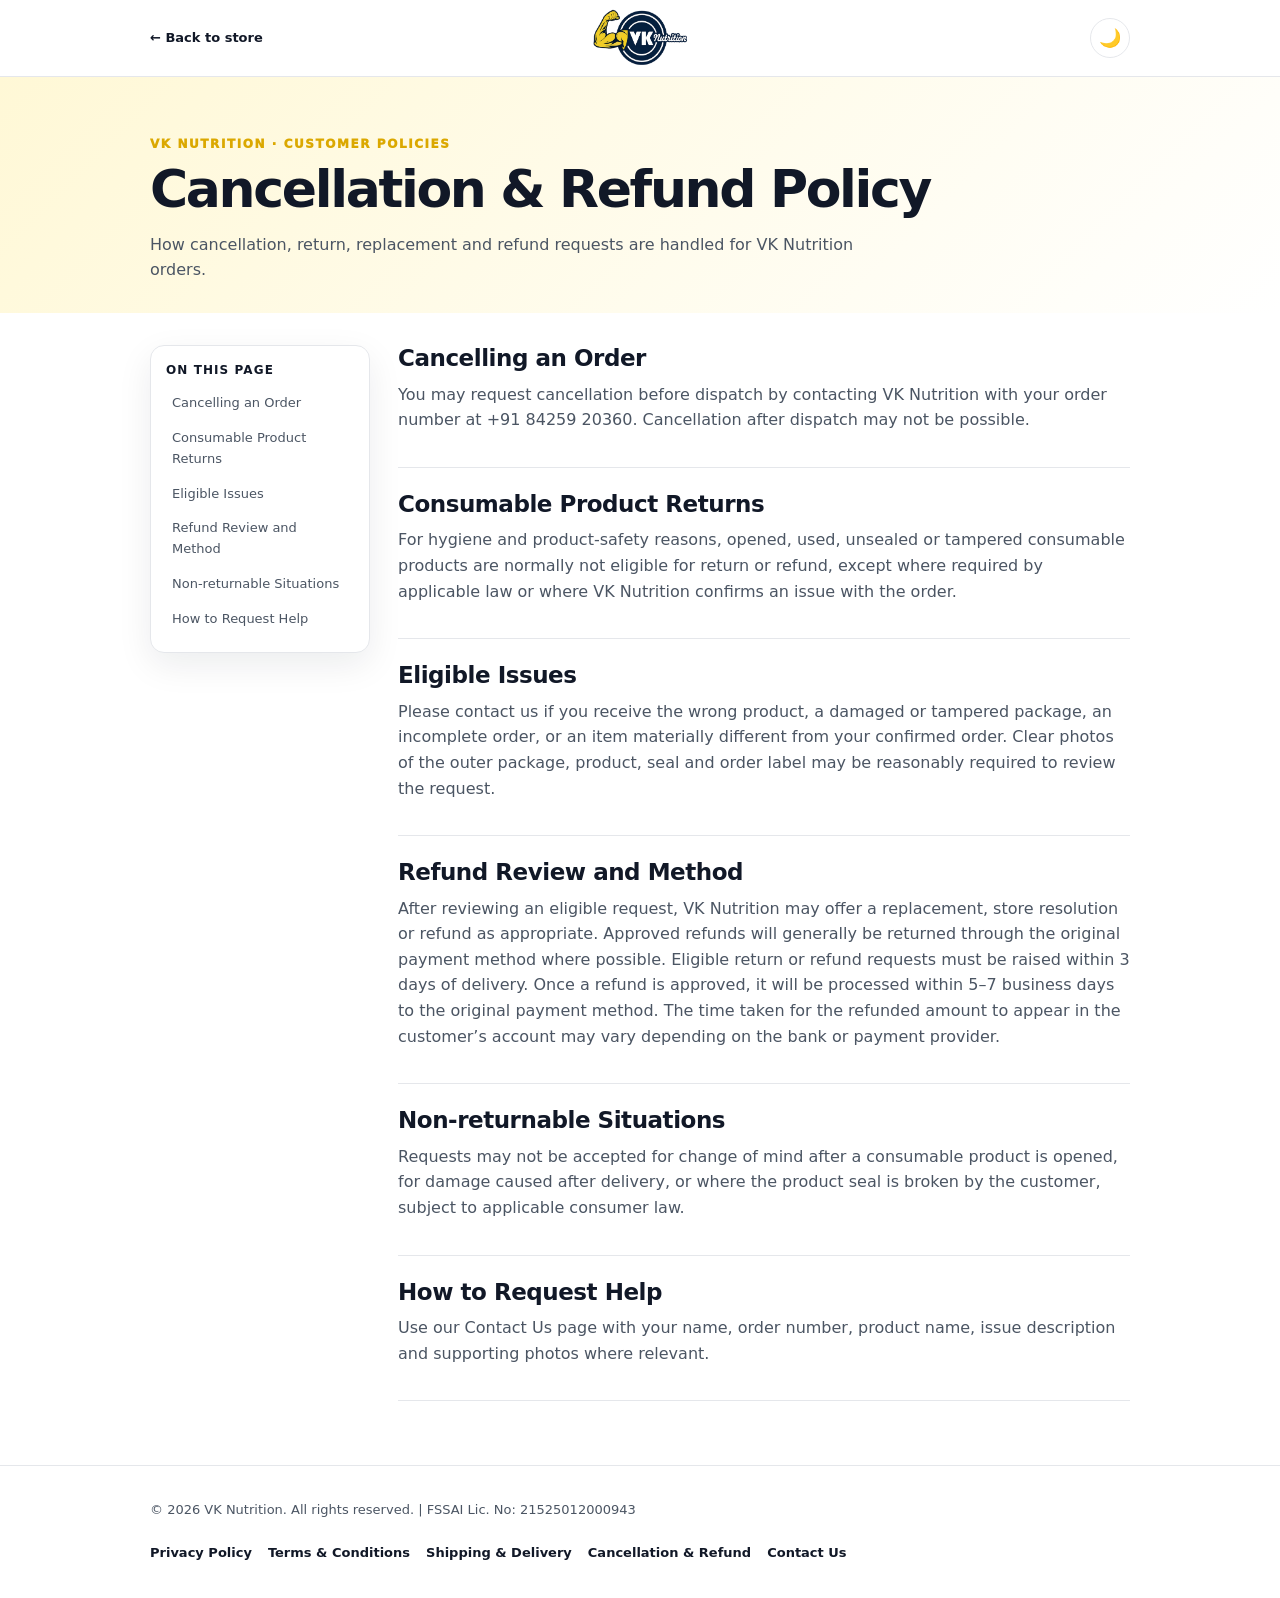
<file: cancellation-refund-policy/index.html>
<!doctype html><html lang="en"><head><meta charset="utf-8"><meta name="viewport" content="width=device-width,initial-scale=1"><meta name="description" content="VK Nutrition Cancellation and Refund Policy"><title>Cancellation &amp; Refund Policy | VK Nutrition</title><script>(()=>{document.documentElement.dataset.theme=localStorage.getItem('vk-theme')||'light'})()</script><link rel="stylesheet" href="../policy.css?v=20260825"></head><body data-policy="refunds"><header class="policy-header"><nav class="policy-container policy-nav"><a class="policy-back" href="../">← Back to store</a><a class="policy-logo" href="../" aria-label="VK Nutrition home"><img src="../vk_logo_2-removebg-preview.png" alt="VK Nutrition"></a><button id="policyTheme" class="theme-toggle" type="button" aria-label="Switch theme"></button></nav></header><main><section class="policy-hero"><div class="policy-container"><p class="policy-kicker">VK Nutrition · Customer Policies</p><h1 id="policyTitle" class="policy-title"></h1><p id="policyIntro" class="policy-intro"></p></div></section><div id="policyMain" class="policy-container policy-layout"></div></main><footer class="policy-footer"><div class="policy-container policy-footer-grid"><p>© 2026 VK Nutrition. All rights reserved. | FSSAI Lic. No: 21525012000943</p><nav class="policy-links"><a href="../privacy-policy/">Privacy Policy</a><a href="../terms-and-conditions/">Terms &amp; Conditions</a><a href="../shipping-delivery-policy/">Shipping &amp; Delivery</a><a href="../cancellation-refund-policy/">Cancellation &amp; Refund</a><a href="../contact-us/">Contact Us</a></nav></div></footer><script src="../policy-page.js?v=20260835"></script></body></html>
</file>
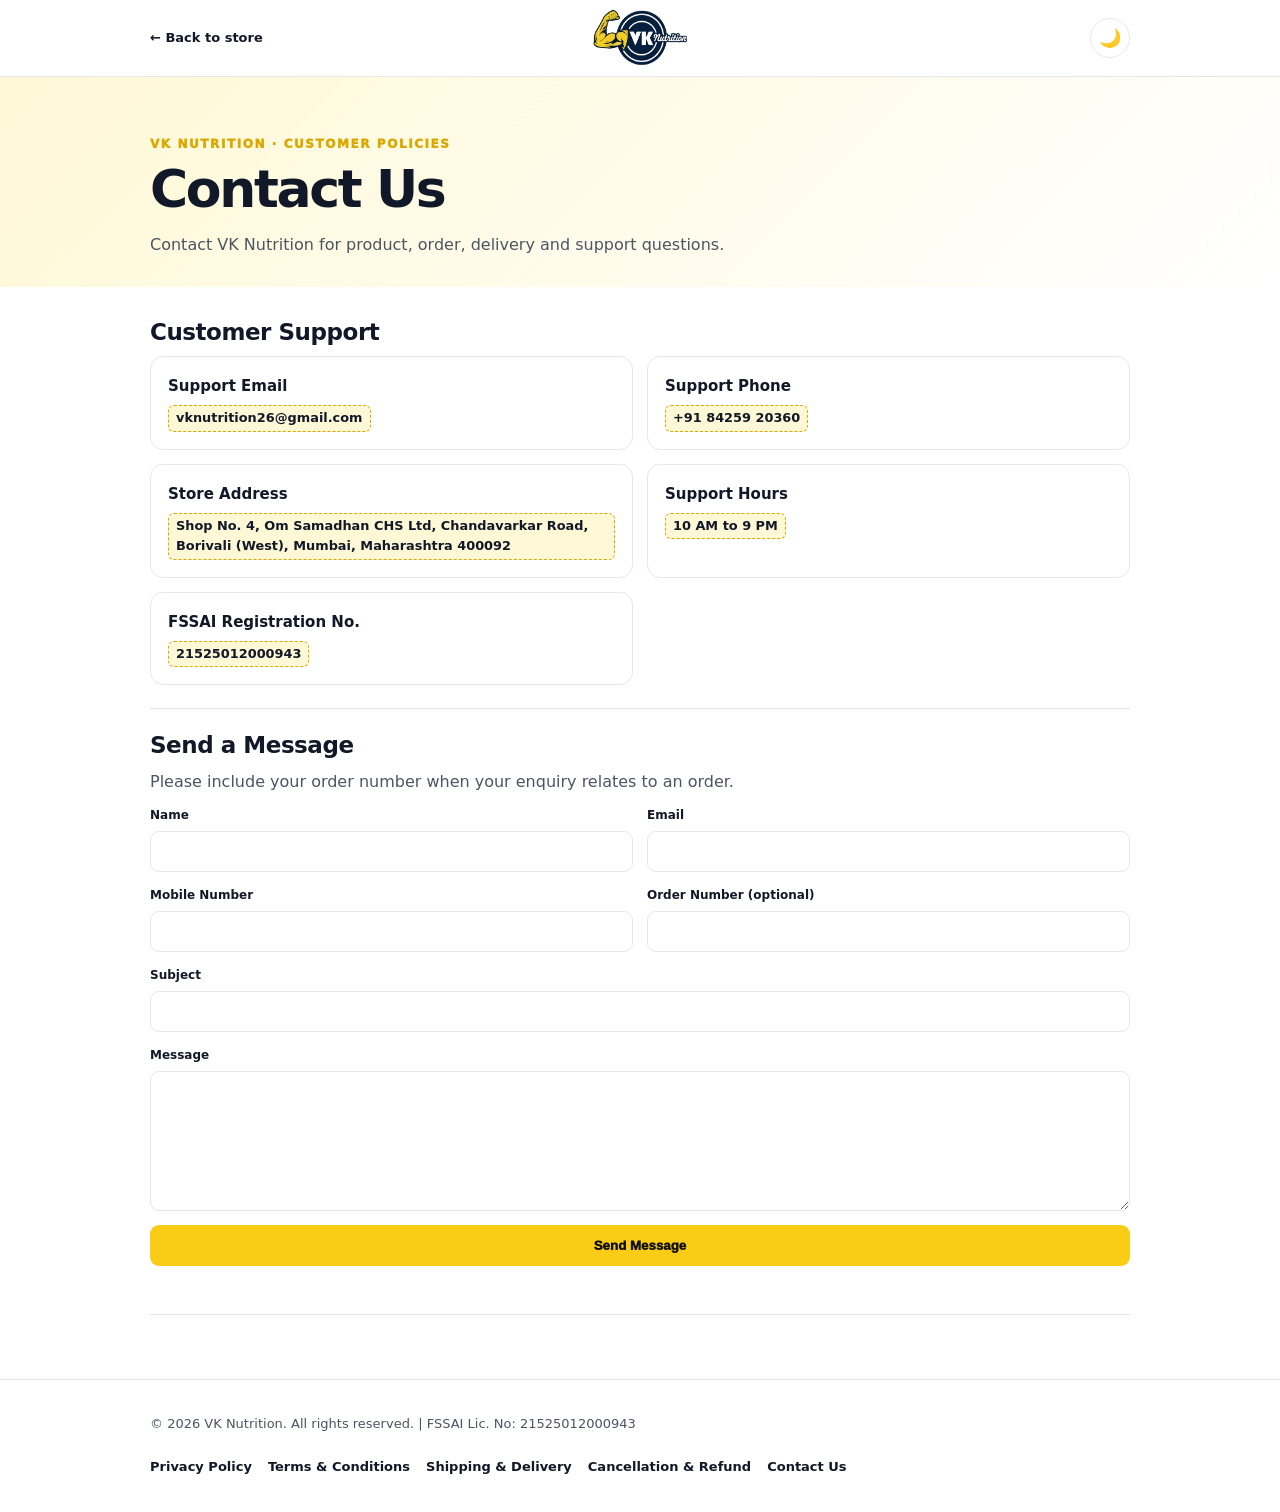
<file: contact-us/index.html>
<!doctype html><html lang="en"><head><meta charset="utf-8"><meta name="viewport" content="width=device-width,initial-scale=1"><meta name="description" content="Contact VK Nutrition"><title>Contact Us | VK Nutrition</title><script>(()=>{document.documentElement.dataset.theme=localStorage.getItem('vk-theme')||'light'})()</script><link rel="stylesheet" href="../policy.css?v=20260825"></head><body data-policy="contact"><header class="policy-header"><nav class="policy-container policy-nav"><a class="policy-back" href="../">← Back to store</a><a class="policy-logo" href="../" aria-label="VK Nutrition home"><img src="../vk_logo_2-removebg-preview.png" alt="VK Nutrition"></a><button id="policyTheme" class="theme-toggle" type="button" aria-label="Switch theme"></button></nav></header><main><section class="policy-hero"><div class="policy-container"><p class="policy-kicker">VK Nutrition · Customer Policies</p><h1 id="policyTitle" class="policy-title"></h1><p id="policyIntro" class="policy-intro"></p></div></section><div id="policyMain" class="policy-container policy-layout"></div></main><footer class="policy-footer"><div class="policy-container policy-footer-grid"><p>© 2026 VK Nutrition. All rights reserved. | FSSAI Lic. No: 21525012000943</p><nav class="policy-links"><a href="../privacy-policy/">Privacy Policy</a><a href="../terms-and-conditions/">Terms &amp; Conditions</a><a href="../shipping-delivery-policy/">Shipping &amp; Delivery</a><a href="../cancellation-refund-policy/">Cancellation &amp; Refund</a><a href="../contact-us/">Contact Us</a></nav></div></footer><script src="../policy-page.js?v=20260837"></script></body></html>
</file>
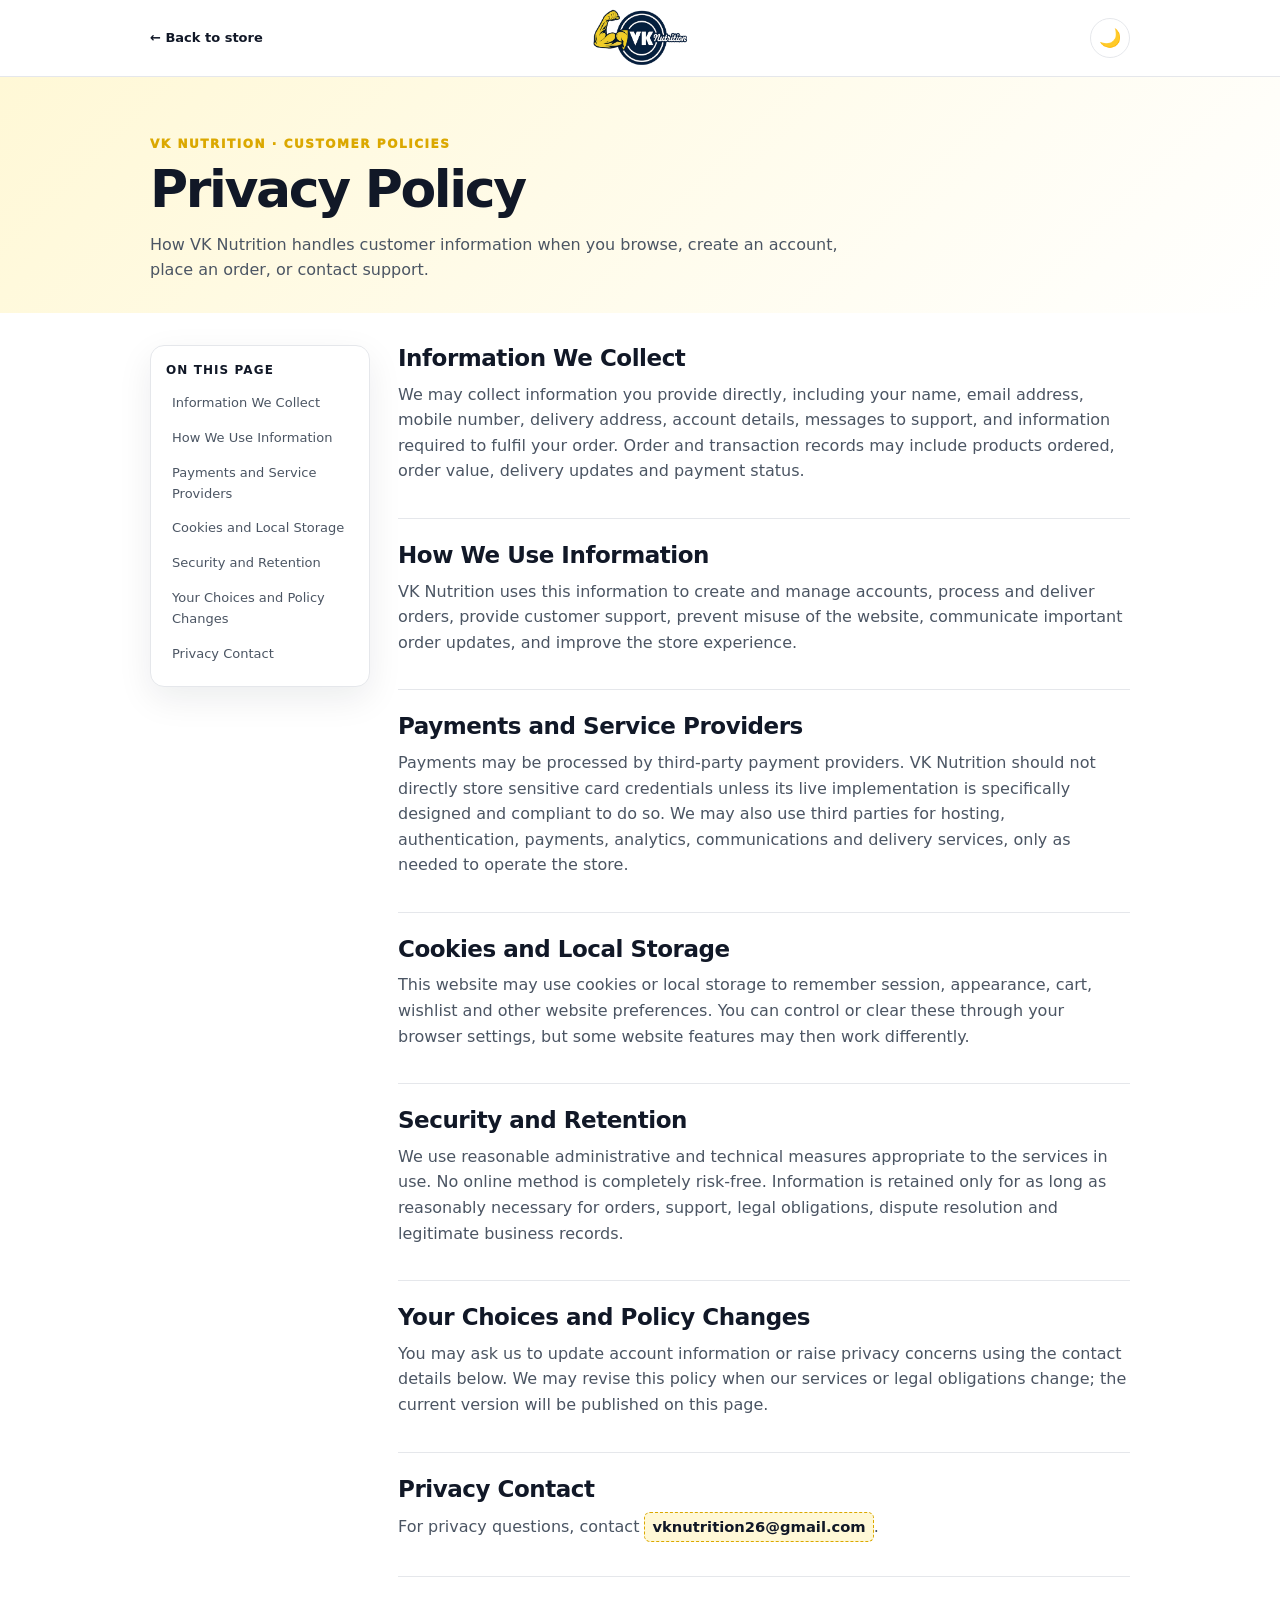
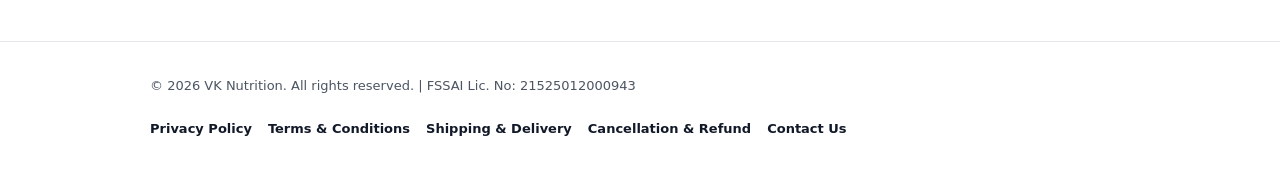
<file: privacy-policy/index.html>
<!doctype html><html lang="en"><head><meta charset="utf-8"><meta name="viewport" content="width=device-width,initial-scale=1"><meta name="description" content="VK Nutrition Privacy Policy"><title>Privacy Policy | VK Nutrition</title><script>(()=>{document.documentElement.dataset.theme=localStorage.getItem('vk-theme')||'light'})()</script><link rel="stylesheet" href="../policy.css?v=20260825"></head><body data-policy="privacy"><header class="policy-header"><nav class="policy-container policy-nav"><a class="policy-back" href="../">← Back to store</a><a class="policy-logo" href="../" aria-label="VK Nutrition home"><img src="../vk_logo_2-removebg-preview.png" alt="VK Nutrition"></a><button id="policyTheme" class="theme-toggle" type="button" aria-label="Switch theme"></button></nav></header><main><section class="policy-hero"><div class="policy-container"><p class="policy-kicker">VK Nutrition · Customer Policies</p><h1 id="policyTitle" class="policy-title"></h1><p id="policyIntro" class="policy-intro"></p></div></section><div id="policyMain" class="policy-container policy-layout"></div></main><footer class="policy-footer"><div class="policy-container policy-footer-grid"><p>© 2026 VK Nutrition. All rights reserved. | FSSAI Lic. No: 21525012000943</p><nav class="policy-links"><a href="../privacy-policy/">Privacy Policy</a><a href="../terms-and-conditions/">Terms &amp; Conditions</a><a href="../shipping-delivery-policy/">Shipping &amp; Delivery</a><a href="../cancellation-refund-policy/">Cancellation &amp; Refund</a><a href="../contact-us/">Contact Us</a></nav></div></footer><script src="../policy-page.js?v=20260827"></script></body></html>
</file>
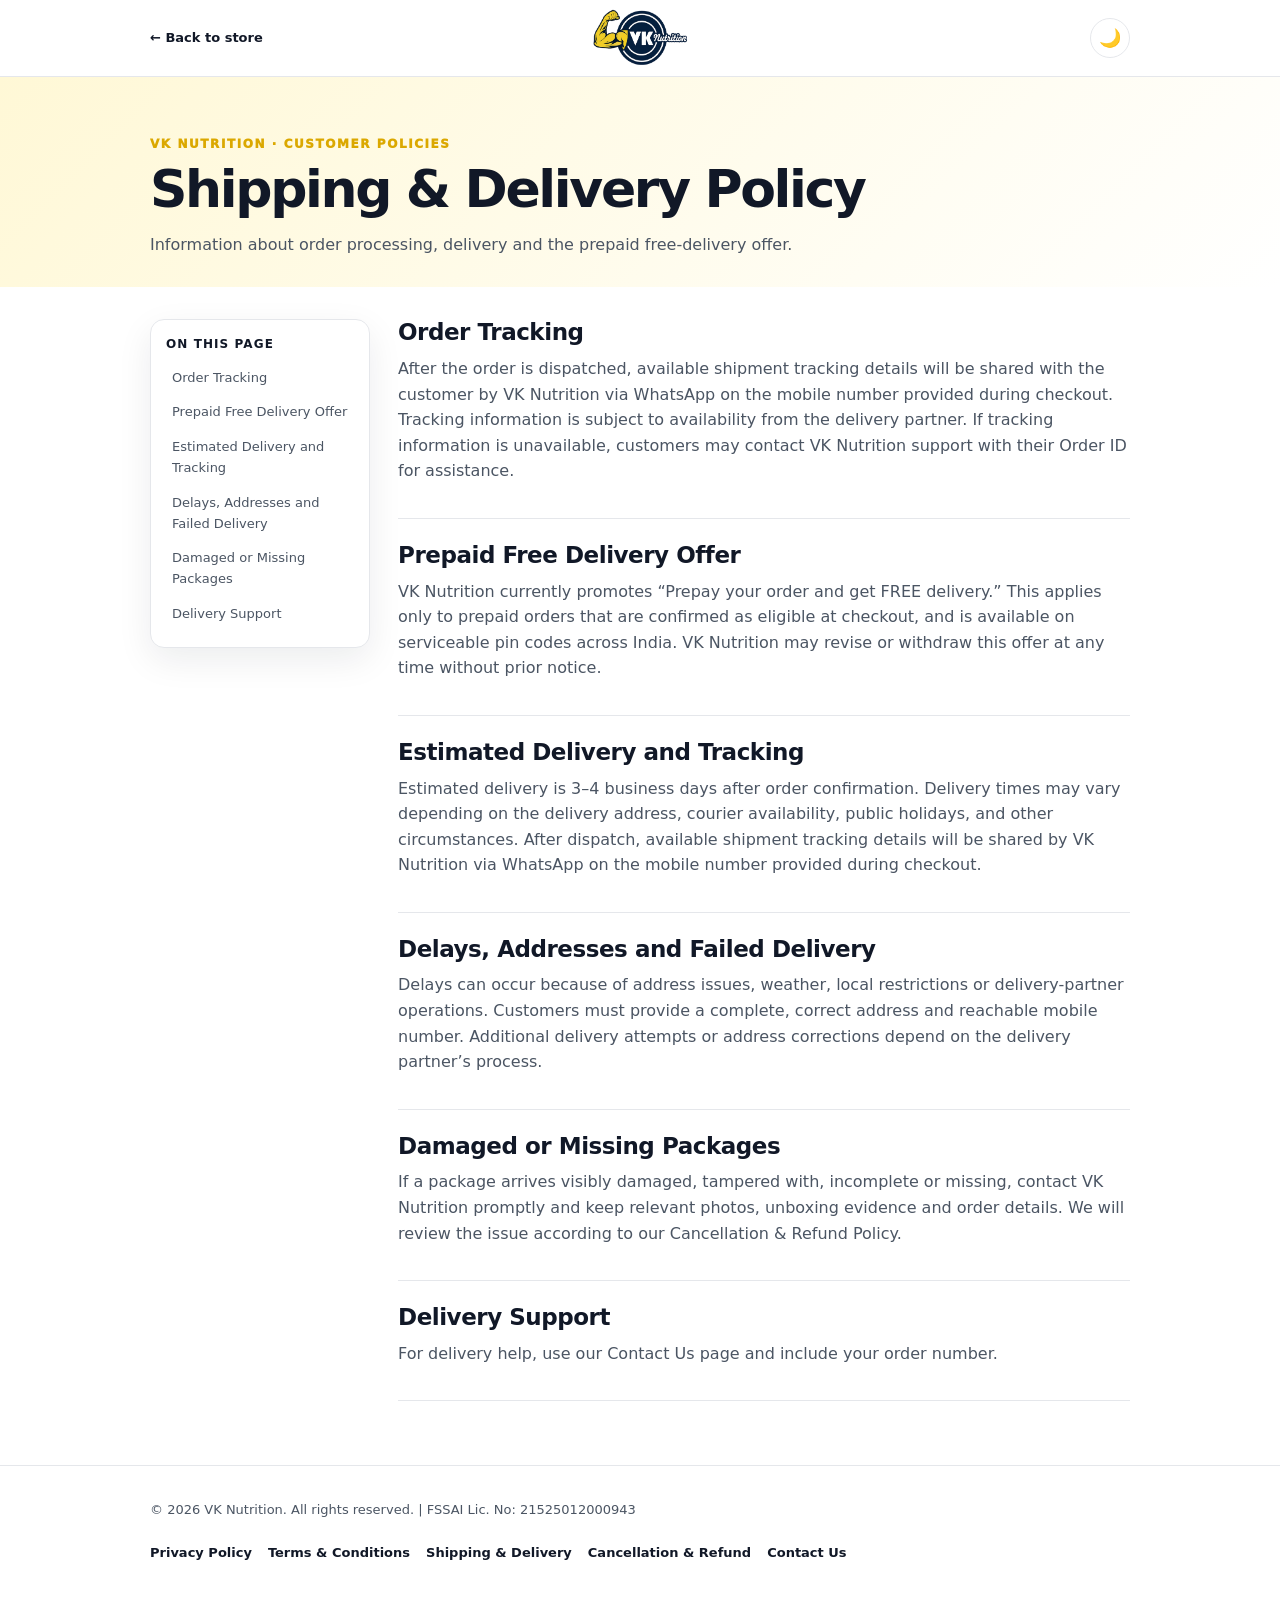
<file: shipping-delivery-policy/index.html>
<!doctype html><html lang="en"><head><meta charset="utf-8"><meta name="viewport" content="width=device-width,initial-scale=1"><meta name="description" content="VK Nutrition Shipping and Delivery Policy"><title>Shipping &amp; Delivery Policy | VK Nutrition</title><script>(()=>{document.documentElement.dataset.theme=localStorage.getItem('vk-theme')||'light'})()</script><link rel="stylesheet" href="../policy.css?v=20260825"></head><body data-policy="shipping"><header class="policy-header"><nav class="policy-container policy-nav"><a class="policy-back" href="../">← Back to store</a><a class="policy-logo" href="../" aria-label="VK Nutrition home"><img src="../vk_logo_2-removebg-preview.png" alt="VK Nutrition"></a><button id="policyTheme" class="theme-toggle" type="button" aria-label="Switch theme"></button></nav></header><main><section class="policy-hero"><div class="policy-container"><p class="policy-kicker">VK Nutrition · Customer Policies</p><h1 id="policyTitle" class="policy-title"></h1><p id="policyIntro" class="policy-intro"></p></div></section><div id="policyMain" class="policy-container policy-layout"></div></main><footer class="policy-footer"><div class="policy-container policy-footer-grid"><p>© 2026 VK Nutrition. All rights reserved. | FSSAI Lic. No: 21525012000943</p><nav class="policy-links"><a href="../privacy-policy/">Privacy Policy</a><a href="../terms-and-conditions/">Terms &amp; Conditions</a><a href="../shipping-delivery-policy/">Shipping &amp; Delivery</a><a href="../cancellation-refund-policy/">Cancellation &amp; Refund</a><a href="../contact-us/">Contact Us</a></nav></div></footer><script src="../policy-page.js?v=20260834"></script></script></body></html>
</file>
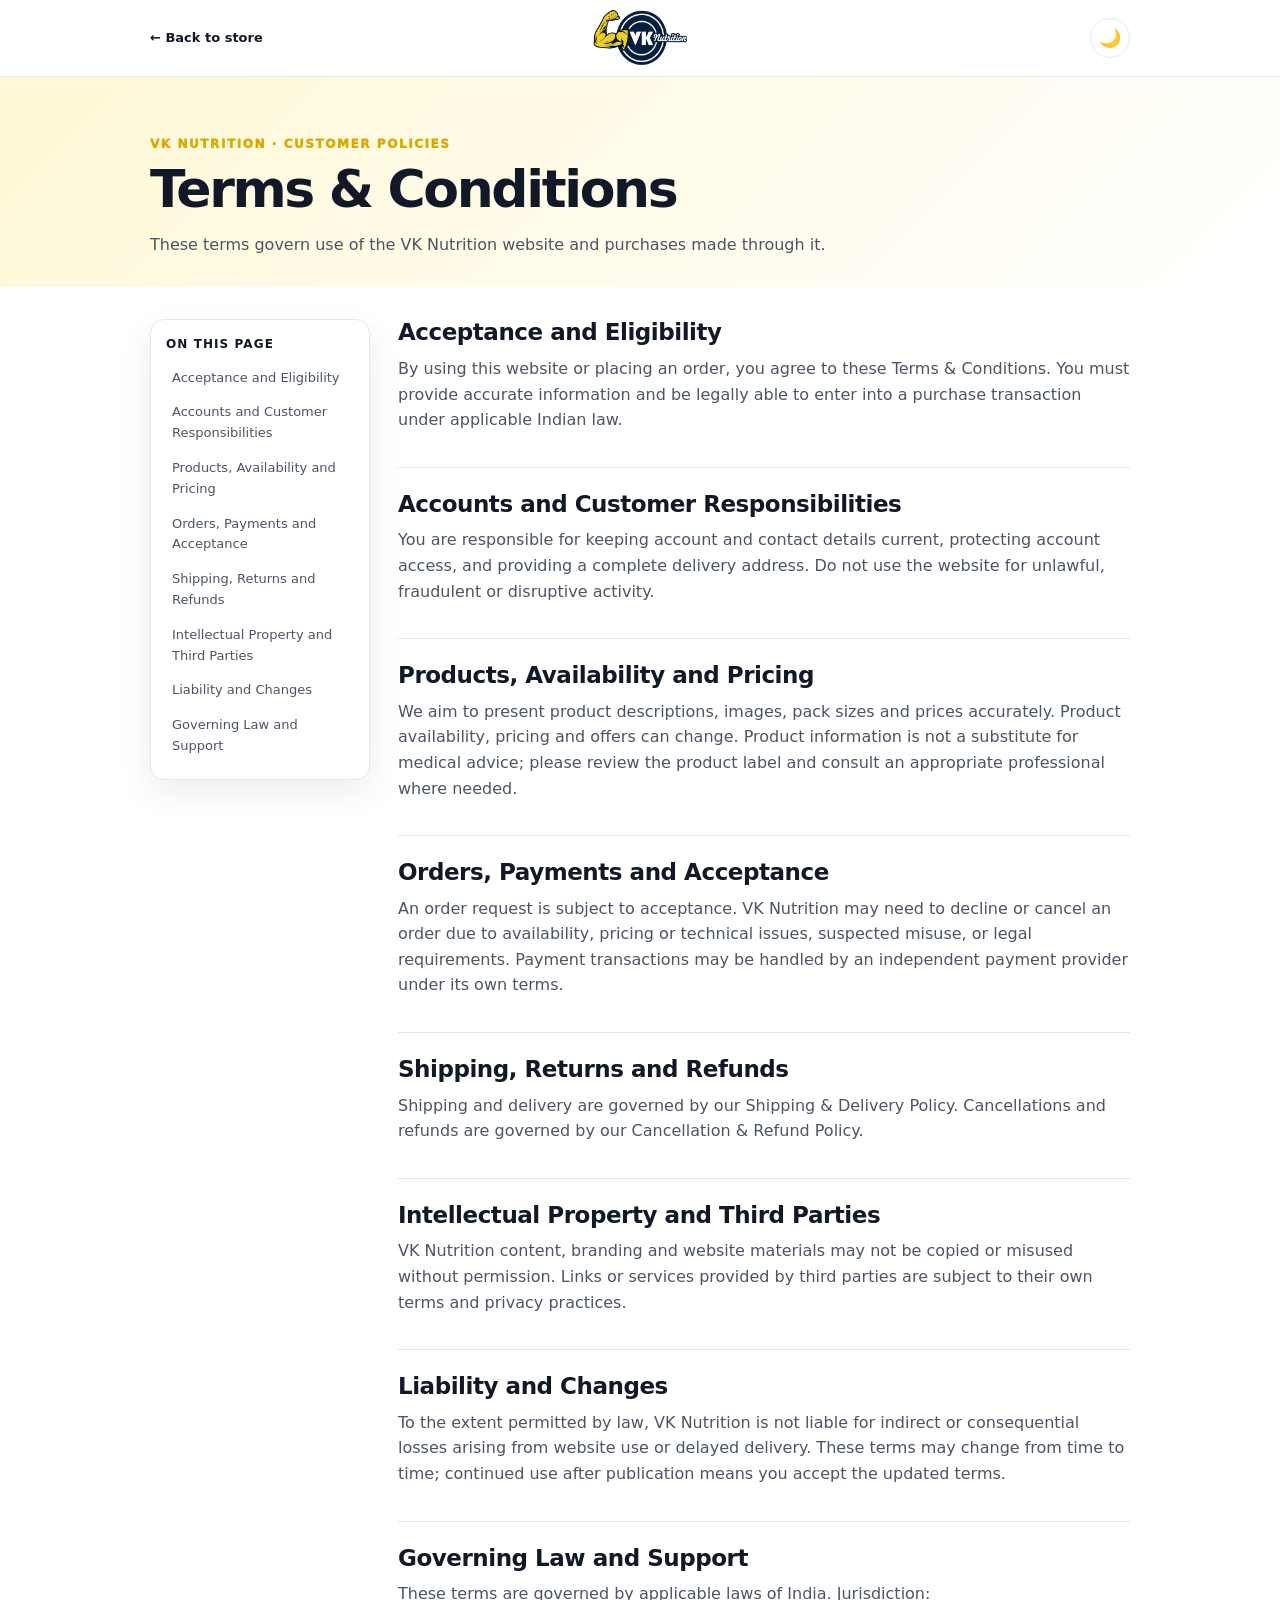
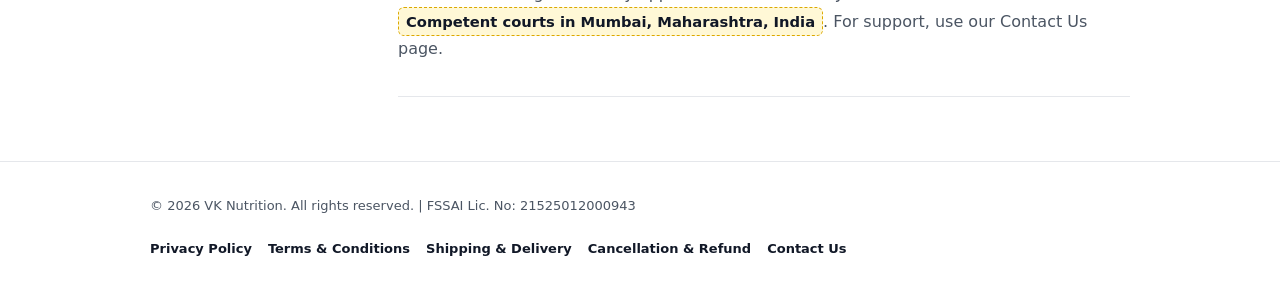
<file: terms-and-conditions/index.html>
<!doctype html><html lang="en"><head><meta charset="utf-8"><meta name="viewport" content="width=device-width,initial-scale=1"><meta name="description" content="VK Nutrition Terms and Conditions"><title>Terms &amp; Conditions | VK Nutrition</title><script>(()=>{document.documentElement.dataset.theme=localStorage.getItem('vk-theme')||'light'})()</script><link rel="stylesheet" href="../policy.css?v=20260825"></head><body data-policy="terms"><header class="policy-header"><nav class="policy-container policy-nav"><a class="policy-back" href="../">← Back to store</a><a class="policy-logo" href="../" aria-label="VK Nutrition home"><img src="../vk_logo_2-removebg-preview.png" alt="VK Nutrition"></a><button id="policyTheme" class="theme-toggle" type="button" aria-label="Switch theme"></button></nav></header><main><section class="policy-hero"><div class="policy-container"><p class="policy-kicker">VK Nutrition · Customer Policies</p><h1 id="policyTitle" class="policy-title"></h1><p id="policyIntro" class="policy-intro"></p></div></section><div id="policyMain" class="policy-container policy-layout"></div></main><footer class="policy-footer"><div class="policy-container policy-footer-grid"><p>© 2026 VK Nutrition. All rights reserved. | FSSAI Lic. No: 21525012000943</p><nav class="policy-links"><a href="../privacy-policy/">Privacy Policy</a><a href="../terms-and-conditions/">Terms &amp; Conditions</a><a href="../shipping-delivery-policy/">Shipping &amp; Delivery</a><a href="../cancellation-refund-policy/">Cancellation &amp; Refund</a><a href="../contact-us/">Contact Us</a></nav></div></footer><script src="../policy-page.js?v=20260826"></script></body></html>
</file>
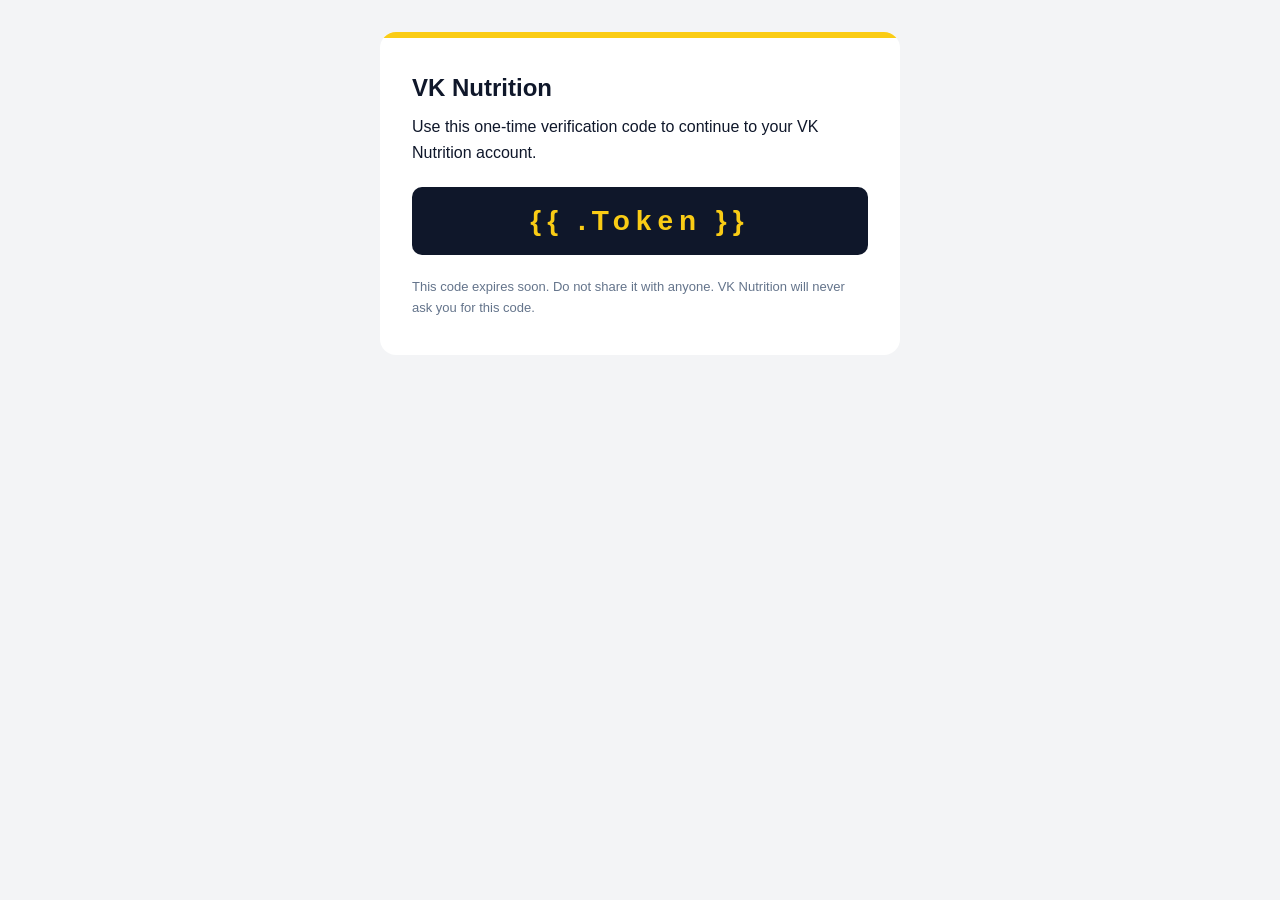
<file: supabase-email-otp-template.html>
<!doctype html>
<html lang="en">
  <body style="margin:0;padding:0;background:#f3f4f6;font-family:Arial,sans-serif;color:#0f172a;">
    <table role="presentation" width="100%" cellspacing="0" cellpadding="0" style="padding:32px 16px;">
      <tr><td align="center">
        <table role="presentation" width="100%" cellspacing="0" cellpadding="0" style="max-width:520px;background:#ffffff;border-radius:16px;overflow:hidden;">
          <tr><td style="height:6px;background:#facc15;"></td></tr>
          <tr><td style="padding:36px 32px;">
            <h1 style="margin:0 0 12px;font-size:24px;">VK Nutrition</h1>
            <p style="margin:0 0 22px;line-height:1.6;">Use this one-time verification code to continue to your VK Nutrition account.</p>
            <div style="margin:0 0 22px;padding:18px;background:#0f172a;border-radius:10px;color:#facc15;font-size:28px;font-weight:700;letter-spacing:6px;text-align:center;">{{ .Token }}</div>
            <p style="margin:0;color:#64748b;font-size:13px;line-height:1.6;">This code expires soon. Do not share it with anyone. VK Nutrition will never ask you for this code.</p>
          </td></tr>
        </table>
      </td></tr>
    </table>
  </body>
</html>
</file>
<file: policy.css>
:root{--policy-bg:#fff;--policy-surface:#fff;--policy-text:#111827;--policy-muted:#4b5563;--policy-border:#e5e7eb;--policy-accent:#facc15;--policy-accent-deep:#dba800;--policy-soft:#fff8d6;--policy-shadow:0 12px 35px rgba(15,23,42,.08)}
:root[data-theme="dark"]{--policy-bg:#0f172a;--policy-surface:#172033;--policy-text:#fff;--policy-muted:#cbd5e1;--policy-border:#334155;--policy-soft:#1e293b;--policy-shadow:0 16px 40px rgba(0,0,0,.28)}
.policy-layout>.policy-content:only-child{grid-column:1/-1}.contact-card{min-width:0}.contact-card p{overflow-wrap:anywhere}
*{box-sizing:border-box}html{scroll-behavior:smooth}body{margin:0;background:var(--policy-bg);color:var(--policy-text);font-family:Inter,ui-sans-serif,system-ui,-apple-system,BlinkMacSystemFont,"Segoe UI",sans-serif;line-height:1.6}.policy-container{width:min(980px,calc(100% - 32px));margin:auto}a{color:inherit;text-decoration:none}.policy-header{position:sticky;top:0;z-index:20;background:color-mix(in srgb,var(--policy-bg) 94%,transparent);backdrop-filter:blur(16px);border-bottom:1px solid var(--policy-border)}.policy-nav{height:76px;display:grid;grid-template-columns:1fr auto 1fr;align-items:center;gap:16px}.policy-logo img{height:58px;width:auto;display:block;object-fit:contain}.policy-back{justify-self:start;font-size:13px;font-weight:850}.policy-back:hover{color:var(--policy-accent-deep)}.theme-toggle{justify-self:end;border:1px solid var(--policy-border);background:transparent;color:var(--policy-text);border-radius:50%;width:40px;height:40px;font-size:18px;cursor:pointer}.theme-toggle:hover{border-color:var(--policy-accent);background:var(--policy-soft)}.policy-hero{padding:58px 0 30px;background:linear-gradient(135deg,var(--policy-soft),transparent)}.policy-kicker{margin:0 0 8px;color:var(--policy-accent-deep);font-size:12px;font-weight:950;letter-spacing:.13em;text-transform:uppercase}.policy-title{margin:0;font-size:clamp(32px,6vw,52px);line-height:1.05;letter-spacing:-.045em}.policy-intro{max-width:720px;margin:15px 0 0;color:var(--policy-muted);font-size:16px}.policy-layout{display:grid;grid-template-columns:220px minmax(0,1fr);gap:28px;padding:32px 0 64px}.policy-toc{position:sticky;top:98px;align-self:start;border:1px solid var(--policy-border);border-radius:14px;background:var(--policy-surface);padding:15px;box-shadow:var(--policy-shadow)}.policy-toc strong{display:block;margin:0 0 6px;font-size:12px;letter-spacing:.09em;text-transform:uppercase}.policy-toc a{display:block;padding:7px 6px;border-radius:7px;color:var(--policy-muted);font-size:13px}.policy-toc a:hover{background:var(--policy-soft);color:var(--policy-text)}.policy-content{min-width:0}.policy-section{scroll-margin-top:100px;padding:23px 0;border-bottom:1px solid var(--policy-border)}.policy-section:first-child{padding-top:0}.policy-section h2{margin:0 0 9px;font-size:23px;line-height:1.2;letter-spacing:-.02em}.policy-section p{margin:0 0 11px;color:var(--policy-muted)}.policy-section ul{margin:8px 0;padding-left:21px;color:var(--policy-muted)}.policy-section li+li{margin-top:5px}.editable{display:inline-block;padding:2px 7px;border:1px dashed var(--policy-accent-deep);border-radius:6px;background:var(--policy-soft);color:var(--policy-text);font-size:.92em;font-weight:700}.policy-callout{margin:18px 0;padding:16px;border-left:4px solid var(--policy-accent);border-radius:8px;background:var(--policy-soft);color:var(--policy-text)}.policy-footer{border-top:1px solid var(--policy-border);padding:34px 0 calc(34px + env(safe-area-inset-bottom));background:var(--policy-surface)}.policy-footer-grid{display:flex;flex-wrap:wrap;justify-content:space-between;gap:22px}.policy-footer p{margin:0;color:var(--policy-muted);font-size:13px}.policy-links{display:flex;flex-wrap:wrap;gap:8px 16px;font-size:13px;font-weight:750}.policy-links a:hover{color:var(--policy-accent-deep)}.contact-grid{display:grid;grid-template-columns:repeat(2,minmax(0,1fr));gap:14px}.contact-card{padding:17px;border:1px solid var(--policy-border);border-radius:13px;background:var(--policy-surface)}.contact-card h3{margin:0 0 7px;font-size:15px}.contact-card p{margin:0;color:var(--policy-muted);font-size:14px}.contact-form{display:grid;grid-template-columns:1fr 1fr;gap:14px;margin-top:8px}.contact-field{display:grid;gap:6px}.contact-field.full{grid-column:1/-1}.contact-field label{font-size:12px;font-weight:850}.contact-field input,.contact-field textarea{width:100%;border:1px solid var(--policy-border);border-radius:9px;background:var(--policy-bg);color:var(--policy-text);padding:12px;outline:none}.contact-field textarea{min-height:140px;resize:vertical}.contact-field input:focus,.contact-field textarea:focus{border-color:var(--policy-accent-deep);box-shadow:0 0 0 3px color-mix(in srgb,var(--policy-accent) 25%,transparent)}.policy-submit{grid-column:1/-1;border:0;border-radius:9px;background:var(--policy-accent);color:#111;padding:13px 18px;font-weight:950;cursor:pointer}.policy-submit:hover{background:var(--policy-accent-deep)}.form-status{grid-column:1/-1;margin:0;color:var(--policy-muted);font-size:13px}.policy-mobile-menu{display:none}
@media(max-width:740px){.policy-nav{height:68px}.policy-logo img{height:52px}.policy-layout{grid-template-columns:1fr;padding-top:22px}.policy-toc{position:static}.policy-toc nav{display:flex;gap:7px;overflow:auto}.policy-toc a{white-space:nowrap;border:1px solid var(--policy-border)}.policy-hero{padding:38px 0 22px}.policy-section h2{font-size:21px}.contact-grid,.contact-form{grid-template-columns:1fr}.contact-field.full{grid-column:auto}.policy-footer-grid{display:grid}.policy-links{gap:10px 14px}.policy-container{width:min(100% - 24px,980px)}}
</file>
